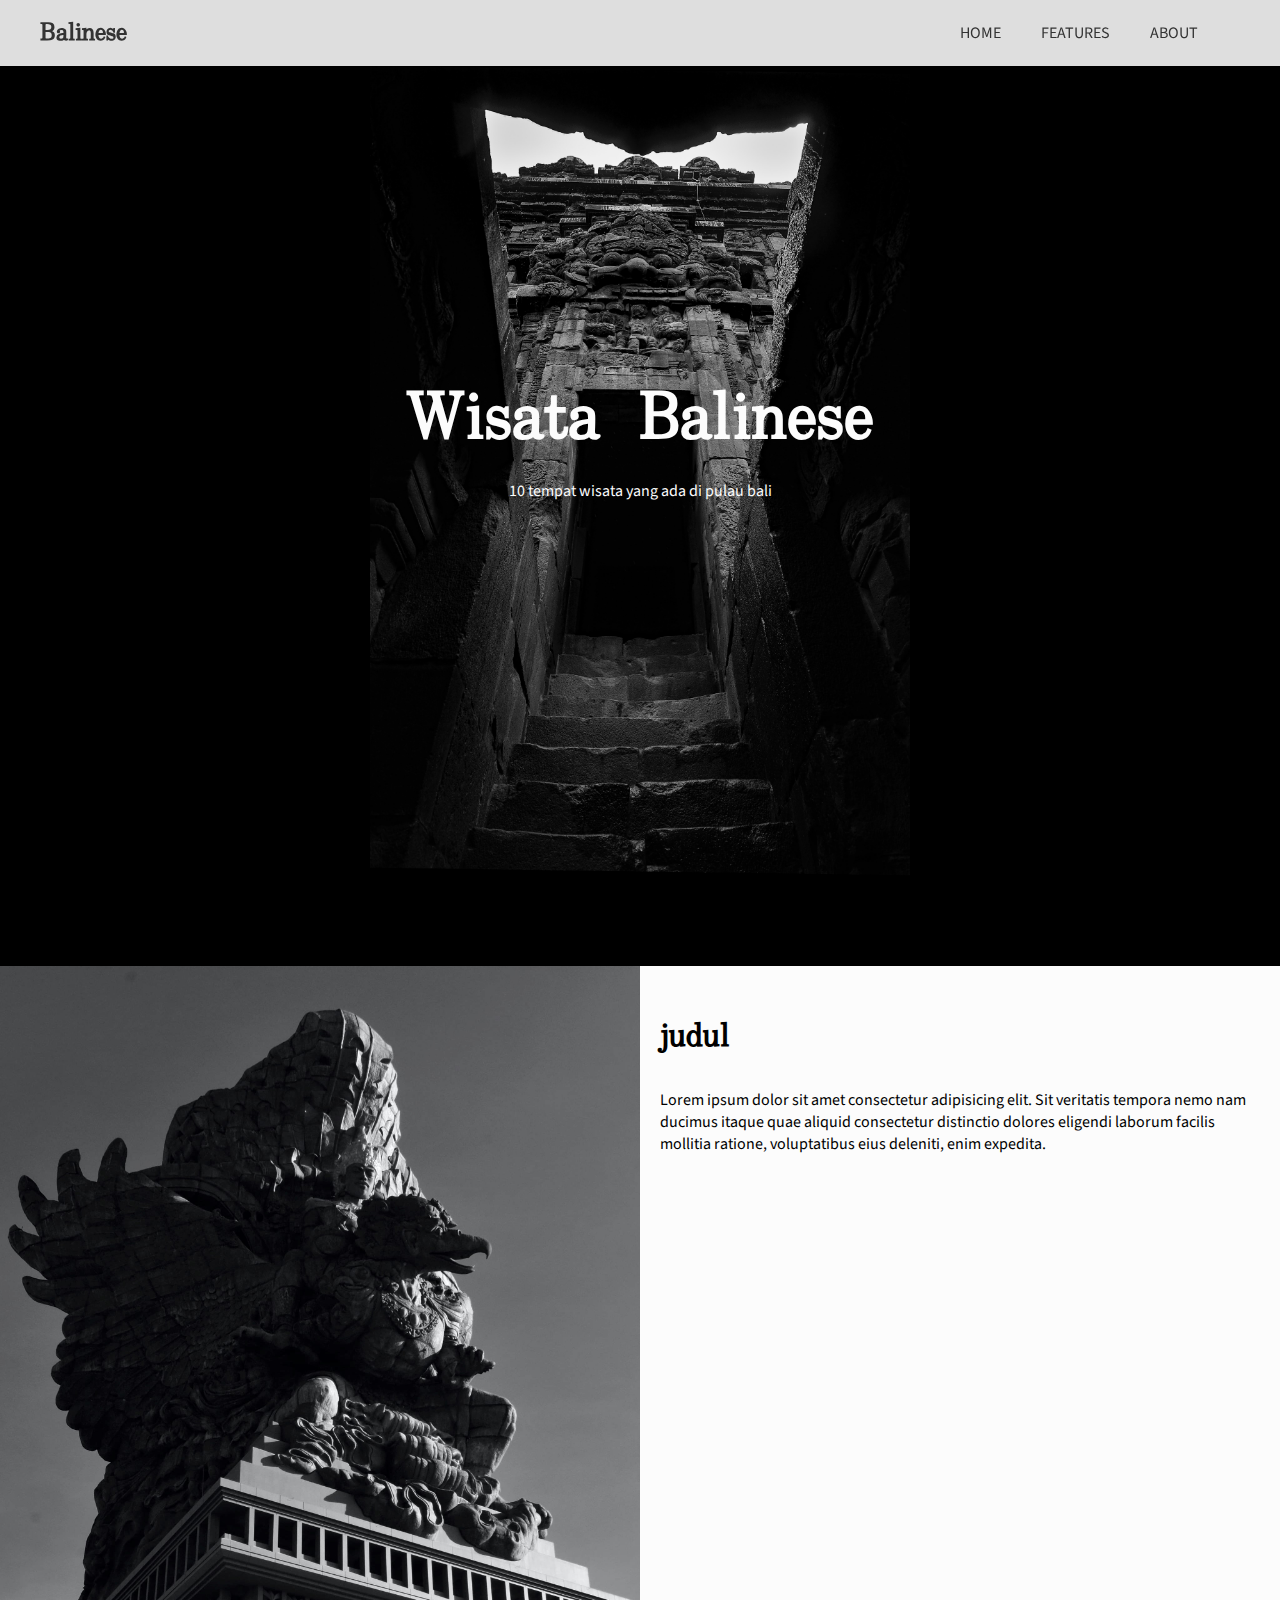
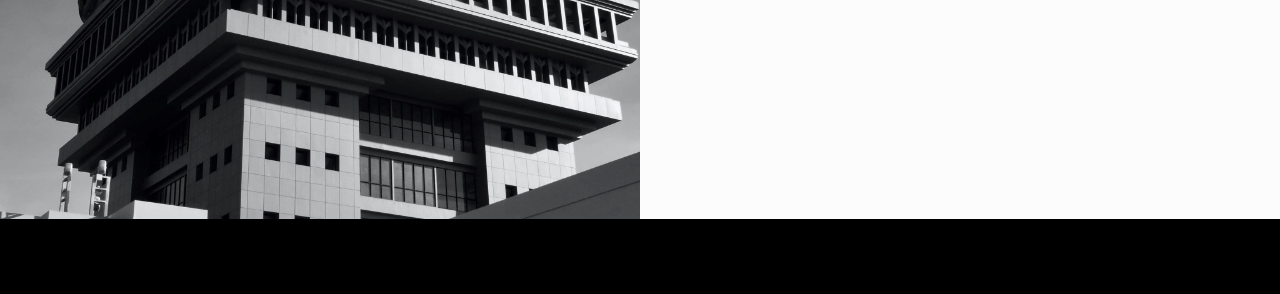
<file: submission/index.html>
<!DOCTYPE html>

<head>
  <meta lang="id">
  <meta charset="UTF-8">
  <meta http-equiv="X-UA-Compatible" content="IE=edge">
  <meta name="viewport" content="width=device-width, initial-scale=1.0">
  <link rel="stylesheet" href="assets/style.css">
  <link rel="preconnect" href="https://fonts.googleapis.com">
  <link rel="preconnect" href="https://fonts.gstatic.com" crossorigin>
  <link
    href="https://fonts.googleapis.com/css2?family=Source+Sans+Pro:ital,wght@0,400;0,700;1,400;1,700&family=Uchen&display=swap"
    rel="stylesheet">
  <title>Website pertama</title>
</head>

<body class="">
  <header>
    <nav>
      <div>
        <h2>Balinese</h2>
      </div>
      <div>
        <ul class="visible" id="navList">
          <li><a href="#sectionHome">HOME</a></li>
          <li><a href="#">FEATURES</a></li>
          <li><a href="#">ABOUT</a></li>
        </ul>
        <div class="mini-menu" id="hamburgerBtn">
          <div class="hamburger-child"></div>
          <div class="hamburger-child-half"></div>
          <div class="hamburger-child"></div>
        </div>
      </div>

    </nav>
  </header>
  <main>
    <div id="content">
      <div class="jumbotron" id="sectionHome">
        <div class="flex flex-center">
          <img src="assets/agto-nugroho-eWhUCWeSTA0-unsplash.jpg" alt="">
        </div>
        <div class="flex flex-column">
          <h1 class="white-text">Wisata Balinese</h1>
          <p class="white-text">10 tempat wisata yang ada di pulau bali</p>
        </div>
      </div>
      <div class="section">
        <img class="image-fifty" src="assets/simon-champagne-8XtSm8aauJ4-unsplash.jpg" alt="balinese">
        <div class="white">
          <h1>judul</h1>
          <p>Lorem ipsum dolor sit amet consectetur adipisicing elit. Sit veritatis tempora nemo nam ducimus itaque quae
            aliquid consectetur distinctio dolores eligendi laborum facilis mollitia ratione, voluptatibus eius
            deleniti, enim expedita.</p>
        </div>
      </div>
    </div>
    <aside>
      <h3>I Dewa Agung Adhinata Budhiastawa</h3>
    </aside>
  </main>
  <footer>

  </footer>
  <script src="assets/skrip.js"></script>
</body>

</html>
</file>
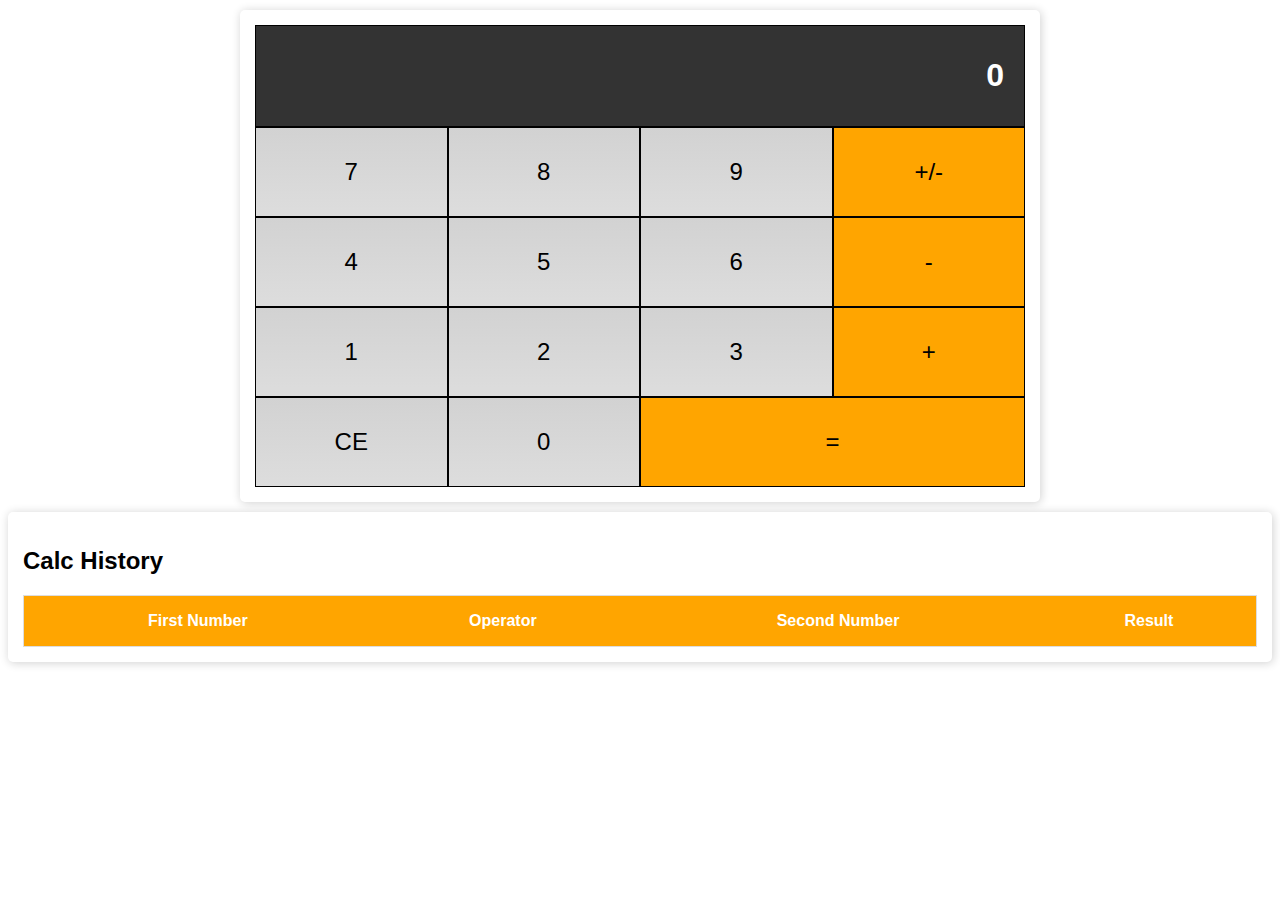
<file: webCalc/calc.html>
<!DOCTYPE html>
<html lang="en">
<head>
  <meta charset="UTF-8">
  <meta http-equiv="X-UA-Compatible" content="IE=edge">
  <meta name="viewport" content="width=device-width, initial-scale=1.0">
  <link rel="stylesheet" href="assets/style.css">
  <title>Document</title>
</head>
<body>
  <div class="flex-column card">
    <div class="display">
      <h1 id="displayNum">0</h1>
    </div>
    <div class="flex-row">
      <div class="button">7</div>
      <div class="button">8</div>
      <div class="button">9</div>
      <div class="button negative">+/-</div>

    </div>
    <div class="flex-row">
      <div class="button">4</div>
      <div class="button">5</div>
      <div class="button">6</div>
      <div class="button operator">-</div>
    </div>
    <div class="flex-row">
      <div class="button">1</div>
      <div class="button">2</div>
      <div class="button">3</div>
      <div class="button operator">+</div>
    </div>
    <div class="flex-row">
      <div class="button clear">CE</div>
      <div class="button">0</div>
      <div class="button equals double">=</div>
      <!-- <div class="button"></div> -->
    </div>
  </div>
  <div class="history card" >
    <h2>Calc History</h2>
    <table>
      <thead>
        <tr>
          <th>First Number</th>
          <th>Operator</th>
          <th>Second Number</th>
          <th>Result</th>
        </tr>
      </thead>
      <tbody id="historyList"></tbody>
    </table>
  </div>
  <script src="assets/calc.js" ></script>
  <script src="assets/storage.js"></script>
</body>
</html>
</file>
<file: submission/assets/style.css>
:root {
  --second-color: var(--color-1);
  --link-color: #333;
  --link-hover: var(--color-2);
  --link-active: var(--color-3);
  --back-light: #fcfcfc;
  --back-transparent: #fcfcfce1;

  --color-1: #3ea2f8;
  --color-2: #36b8d9;
  --color-3: #48f0e5;
  --color-4: #36d9a0;
  --color-5: #3ef882;
}
/* reusabel class */
.flex {
  display: flex;
}
.white {
  background-color: var(--back-light);
  max-width: 50%;
  padding: 20px;
}
.flex-column {
  flex-direction: column;
}

.flex-center {
  justify-content: center;
}
.white-text {
  color: var(--back-light);
}
.image-fifty {
  width: 50%;
}

/* settings */
h1, h2, h3, h4,h5,h6 {
  font-family: 'Uchen', serif;
}

p,
a {
  font-family: 'Source Sans Pro',sans-serif;
}

a {
  text-decoration: none;
  color: var(--link-color);
}

a:hover {
  color: var(--link-hover);
}

a:active {
  color: var(--link-active);
}
/* body section */
body {
  padding: 0;
  margin: 0;
  background-color:#000000;
}

/* dark mode */
.dark-mod {
  background-color: #141414;
  color: #eee;
}

/* navbar section */
header {
  position: sticky;
  top: 0;
  width: 100%;
  z-index: 9999;
}
nav {
  overflow: auto;
  display: flex;
  justify-content: space-between;
  box-sizing: border-box;
  background-color: var(--back-transparent);
  min-height: 50px;
  
}

nav div {
  display: inherit;
  box-sizing: border-box;
  position: relative;
}

nav div h2 {
  padding: 0px 40px;
  margin: 10px 0;
  color: #333;
}

nav ul {
  list-style-type: none;
  display: flex;
  padding: 0;
}

nav ul li {
  display: inherit;
  flex-direction: column;
  justify-content: center;
  align-items: center;
}

nav a {
  padding: 0 20px;
  display: inherit;
}

.mini-menu {
  display: inherit;
  flex-direction: column;
  margin: auto 10px;
  cursor: pointer;
  justify-content: end;
  position: relative;
  visibility: hidden;
  border: solid 1px #33333318;
  border-radius: 50%;
  padding: 10px;
  transition: box-shadow ease-in-out 0.1s;
}
.hamburger-child {
  padding: 1px 10px;
  margin: 2px 0;
  background: #333;
  display: inherit;
  justify-content: end;
}

.hamburger-child-half {
  padding: 1px 1px;
  margin: 2px 0;
  background: #36b8d9;
  display: inherit;
}


/* main */
.jumbotron {
  min-height: 100vh;
  background-color: #000000;
  overflow: hidden;
  clear: both;
}

.jumbotron .flex-column {
  position: absolute;
  width: 100%;
  top: 40vh;
}

.jumbotron h1 {
  font-size: 4rem;
  text-align: center;
  margin: auto 0;
  width: 100%;
  position: relative;
  
}
.jumbotron p {
  text-align: center;
  width: 100%;
  position: relative;

  /* margin-top: 10px; */
}
.jumbotron img {
  height: 90vh;
}

.jumbotron p {
  margin: 0;
}


.section {
  display: flex;
}

@media screen and (max-width: 512px) {
  .mini-menu {
    visibility: visible;
    position: relative;
  }
  .mini-menu:hover {
    box-shadow: 0 0 8px #33333344;
  }

  nav ul {
    background-color: var(--back-light);
    display: flex;
    flex-direction: column;
    margin: 0;
    top: 0;
    left: 0;
    height: 100vh;
    width: 100vw;
    position: fixed;
    justify-content: center;
    align-items: center;
    box-sizing: border-box;
    opacity: 0;
    pointer-events: none;
    transition: opacity ease-in-out 0.2s;
  }
  nav ul.visible {
    visibility: visible;
    opacity: 100;
    pointer-events: all;

  }
  nav a {
    padding: 10px 40px;
    text-align: center;
    width: 99vw;
    box-sizing: border-box;
    justify-content: center;
    font-size: 1.5rem;
  }

  .section {
    flex-direction: column;
  }
  .image-fifty {
    width: 100%;
    object-fit: cover;
    height: 35vh;
    object-position: 0 45%;
  }

  .white {
    max-width: 100%;
    
  }
}
</file>
<file: webCalc/assets/style.css>
* {
  box-sizing: border-box;
}

body {
  font-family: sans-serif;
}

.flex-column{
  display: flex;
  flex-direction: column;
  max-width: 800px;
  margin: 0 auto;
  text-align: right;
}

.flex-row{
  display: inherit;
  flex-direction: row;
}

.button {
  flex-basis: 25%;
  font-size: 1.5em;
  text-align: center;
  padding: 30px;
  border: solid 1px black;
  background: -webkit-linear-gradient(top, #d2d2d2, #ddd);
  cursor: pointer;
}

.button:hover {
  font-weight: bold;
}


.double {
  flex-basis: 50%; 
}

.display {
  color: white;
  background-color: #333;
  padding: 10px 20px;
  border: solid 1px black;
}

.negative, .operator, .equals {
  background: orange;
}

.card {
  border-radius: 5px;
  box-shadow: 1px 1px 10px rgba(22, 22, 22, 0.2);
  padding: 15px;
  margin-top: 10px;
}

table {
  border-collapse: collapse;
  border-spacing: 0;
  width: 100%;
  border: 1px solid #ddd;
}
th,
td {
  text-align: center;
  padding: 16px;
}
th {
  background-color: orange;
  color: white;
}
tr:nth-child(even) {
  background-color: #d2d2d2;
}
@media screen and (max-width: 513px) {
.button {
      padding: 10px;
}
.history {
      width: 100%;
}
}
</file>
